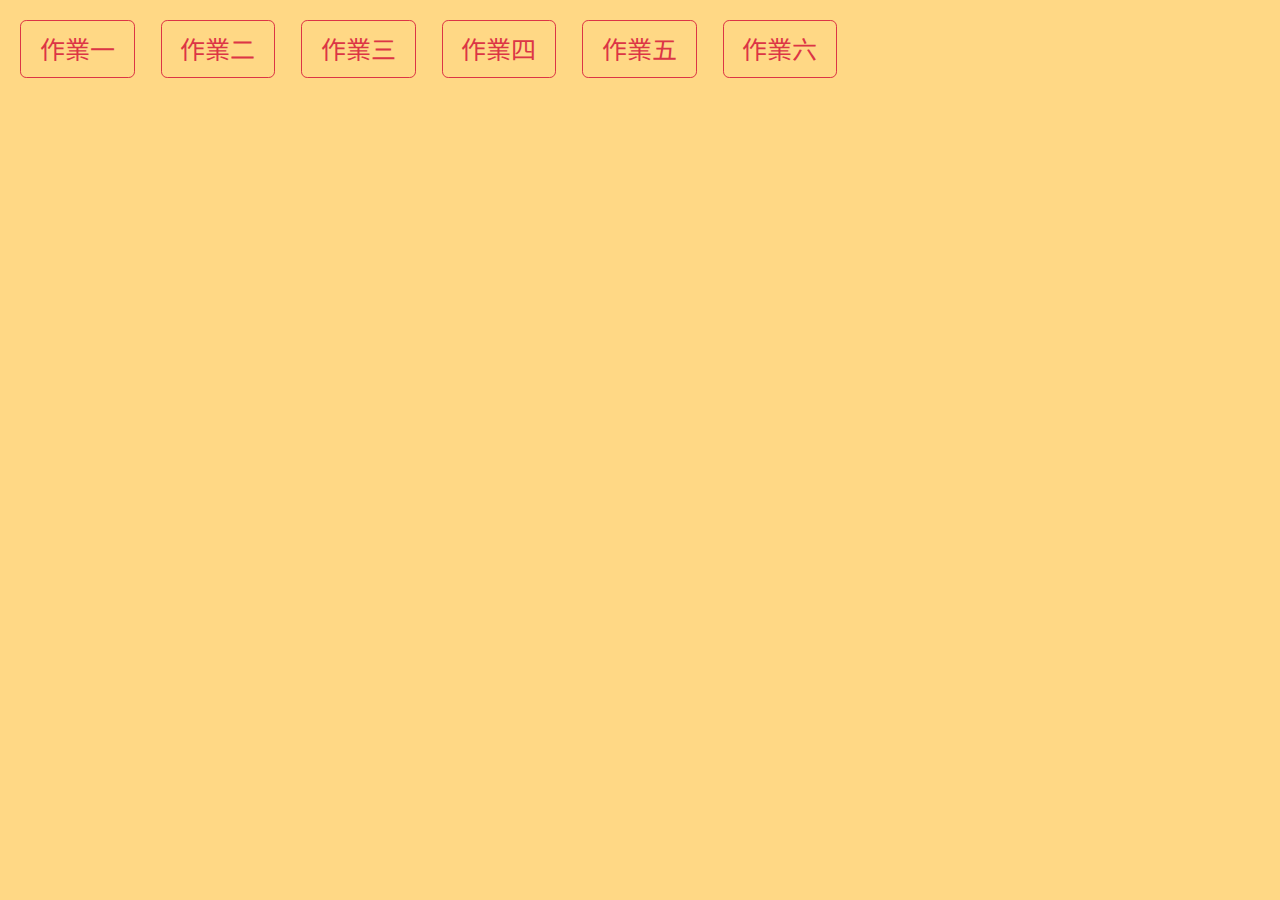
<file: index.html>
<!DOCTYPE html>
<html lang="en">

<head>
    <title>HW</title>
    <meta charset="UTF-8">
    <meta name="viewport" content="width=device-width, initial-scale=1.0">
    <meta property="og:image" content="https://raw.githubusercontent.com/chite/Resume/master/resources/icon1.png">
    <link rel="shortcut icon" type="image/png" href="https://raw.githubusercontent.com/chite/Resume/master/resources/icon1.png">
    <link rel="image_src" type="image/png" href="https://raw.githubusercontent.com/chite/Resume/master/resources/icon1.png">
    <link rel="stylesheet" type="text/css" href="style_index.css">
    <link rel="stylesheet" href="https://stackpath.bootstrapcdn.com/bootstrap/4.3.1/css/bootstrap.min.css" integrity="sha384-ggOyR0iXCbMQv3Xipma34MD+dH/1fQ784/j6cY/iJTQUOhcWr7x9JvoRxT2MZw1T" crossorigin="anonymous">
</head>

<body class="bg">
    <div class="wrapper">
    <a href="aboutme.html" class="btn btn-outline-danger">作業一</a>
    <a href="hw2/hw2.html" class="btn btn-outline-danger">作業二</a>
    <a href="hw3/hw3.html" class="btn btn-outline-danger">作業三</a>
    <a href="hw4/hw4.html" class="btn btn-outline-danger">作業四</a>
    <a href="http://chite.byethost32.com/hw5.php" class="btn btn-outline-danger">作業五</a>
    <a href="http://chite.byethost32.com/board.php" class="btn btn-outline-danger">作業六</a>
    </div>
</body>

</html>
</file>
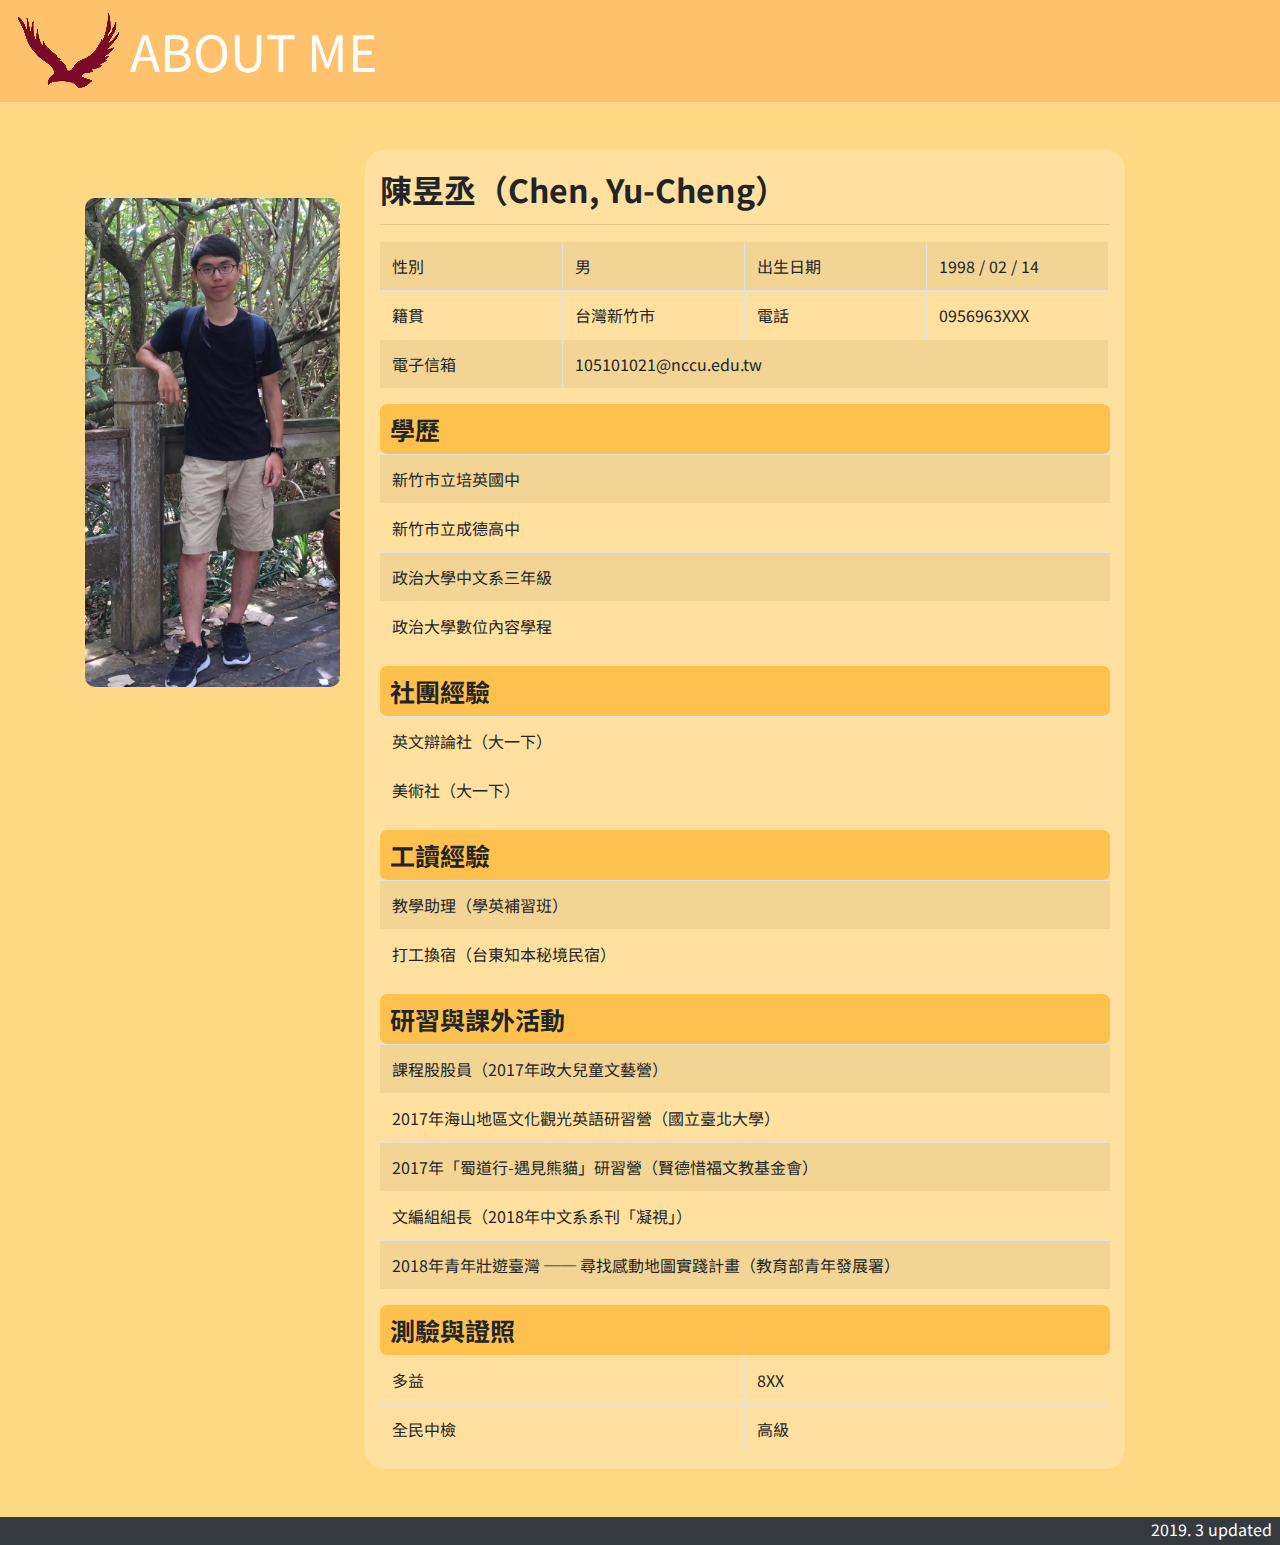
<file: aboutme.html>
<!DOCTYPE html>
<html lang="en">

<head>
    <title>Resume</title>
    <meta charset="UTF-8">
    <meta name="viewport" content="width=device-width, initial-scale=1.0">
    <meta property="og:image" content="https://raw.githubusercontent.com/chite/Resume/master/resources/icon1.png">
    <link rel="shortcut icon" type="image/png" href="./resources/icon1.png">
    <link rel="image_src" type="image/png" href="./resources/icon1.png">
    <link rel="stylesheet" type="text/css" href="style.css">
    <link rel="stylesheet" href="https://stackpath.bootstrapcdn.com/bootstrap/4.3.1/css/bootstrap.min.css" integrity="sha384-ggOyR0iXCbMQv3Xipma34MD+dH/1fQ784/j6cY/iJTQUOhcWr7x9JvoRxT2MZw1T" crossorigin="anonymous">
    <script src="https://code.jquery.com/jquery-3.3.1.slim.min.js" integrity="sha384-q8i/X+965DzO0rT7abK41JStQIAqVgRVzpbzo5smXKp4YfRvH+8abtTE1Pi6jizo" crossorigin="anonymous"></script>
    <script src="https://cdnjs.cloudflare.com/ajax/libs/popper.js/1.14.7/umd/popper.min.js" integrity="sha384-UO2eT0CpHqdSJQ6hJty5KVphtPhzWj9WO1clHTMGa3JDZwrnQq4sF86dIHNDz0W1" crossorigin="anonymous"></script>
    <script src="https://stackpath.bootstrapcdn.com/bootstrap/4.3.1/js/bootstrap.min.js" integrity="sha384-JjSmVgyd0p3pXB1rRibZUAYoIIy6OrQ6VrjIEaFf/nJGzIxFDsf4x0xIM+B07jRM" crossorigin="anonymous"></script>
    <link rel="stylesheet" href="https://use.fontawesome.com/releases/v5.7.2/css/all.css" integrity="sha384-fnmOCqbTlWIlj8LyTjo7mOUStjsKC4pOpQbqyi7RrhN7udi9RwhKkMHpvLbHG9Sr" crossorigin="anonymous">
</head>

<body class="bg">
    <header>
        <nav class="navbar navbar-expand-lg navbar-light fixed-top">
            <a class="navbar-brand" href="#"><img id="logo" src="./resources/icon.png" alt="logo"><span class="about_me"> ABOUT ME</span></a>
            <button class="navbar-toggler" type="button" data-toggle="collapse" data-target="#navbarNav" aria-expanded="false"><span class="navbar-toggler-icon"></span></button>
            <!--navbar-toggler：用來折疊內容和套用其他樣式  -->
            <!--data-toggle="collapse": 導覽列以摺疊這個事件觸發 -->
            <!--data-target="#navbarNav":事件目標  -->
            <!--aria-expanded="false"：當前狀態不打開  -->
            <div class="collapse navbar-collapse" id="navbarNav">
            <!--collapse：隱藏導覽列內容  -->
            <!--navbar-collapse：設定子選單(折疊後導覽列)樣式  -->
                <ul class="navbar-nav ml-auto">
                    <!--navbar-nav:套用導覽列和選單樣式  -->
                    <li class="nav-item">
                        <a class="nav-link text-danger btn m-2 ani_btn" href="#"><i class="far fa-user"></i></a>
                    </li>
                    <li class="nav-item">
                        <a class="nav-link text-white btn m-2 ani_btn" href="#"><i class="far fa-file-alt"></i></a>
                    </li>
                    <li class="nav-item">
                        <a class="nav-link text-white btn m-2 ani_btn" href="#"><i class="far fa-folder-open"></i></a>
                    </li>
                </ul>
            </div>
        </nav>
    </header>
    <section>
        <div class="container section_spacing">
            <div class="row">
                <div class="col-12 col-md-3">
                    <img src="./resources/photo.png" class="img-fluid mt-5 mb-4">
                </div>
                <div class="col-12 col-md-8 table_style">
                    <h2><strong>陳昱丞（Chen, Yu-Cheng）</strong></h2>
                    <hr>
                    <table class="table table-hover table-striped table_outline">
                        <tr>
                            <td>性別</td>
                            <td>男</td>
                            <td>出生日期</td>
                            <td>1998 / 02 / 14</td>
                        </tr>
                        <tr>
                            <td>籍貫</td>
                            <td>台灣新竹市</td>
                            <td>電話</td>
                            <td>0956963XXX</td>
                        </tr>
                        <tr>
                            <td>電子信箱</td>
                            <td colspan="3">105101021@nccu.edu.tw</td>
                        </tr>
                    </table>

                    <h5 class="table_caption"><strong>學歷</strong></h5>
                    <table class="table table-hover table-striped">  
                            <tr>
                                <td>新竹市立培英國中</td>
                            </tr>
                            <tr>
                                <td>新竹市立成德高中</td>
                            </tr>
                            <tr>
                                <td>政治大學中文系三年級</td>
                            </tr>
                            <tr>
                                <td>政治大學數位內容學程</td>
                            </tr>
                    </table>

                    <h5 class="table_caption"><strong>社團經驗</strong></h5>
                    <table class="table table-hover">
                    	<tr>
                    		<td>英文辯論社（大一下）</td>                   		
                    	</tr>
                    	<tr>
                    		<td>美術社（大一下）</td>
                    	</tr>
                    </table>
					
					<h5 class="table_caption"><strong>工讀經驗</strong></h5>
                    <table class="table table-hover table-striped">
                    	<tr>
                    		<td>教學助理（學英補習班）</td>
                    	</tr>
                    	<tr>
                    		<td>打工換宿（台東知本秘境民宿）</td>
                    	</tr>
                    </table>

                    <h5 class="table_caption"><strong>研習與課外活動</strong></h5>
                    <table class="table table-hover table-striped">
                    	<tr>
                    		<td>課程股股員（2017年政大兒童文藝營）</td>
                    	</tr>
                    	<tr>
                    		<td>2017年海山地區文化觀光英語研習營（國立臺北大學）</td>
                    	</tr>
                    	<tr>
                    		<td>2017年「蜀道行-遇見熊貓」研習營（賢德惜福文教基金會）</td>
                    	</tr>
                    	<tr>
                    		<td>文編組組長（2018年中文系系刊「凝視」）</td>
                    	</tr>
                    	<tr>
                    		<td>2018年青年壯遊臺灣 ── 尋找感動地圖實踐計畫（教育部青年發展署）</td>
                    	</tr>
                    </table>

                    <h5 class="table_caption"><strong>測驗與證照</strong></h5>
                    <table class="table table-hover table_outline">
                    	<tr>
                    		<td>多益</td>
                    		<td>8XX</td>
                    	</tr>
                    	<tr>
                    		<td>全民中檢</td>
                    		<td>高級</td>
                    	</tr>
                    </table>
                </div>
            </div>
        </div>
    </section>
    <footer>
        <div class="bg-dark mt-5">
            <p class="text-white text-right mb-0 pb-1">2019. 3 updated&nbsp;&nbsp;</p>
        </div>
    </footer>
</body>

</html>
</file>
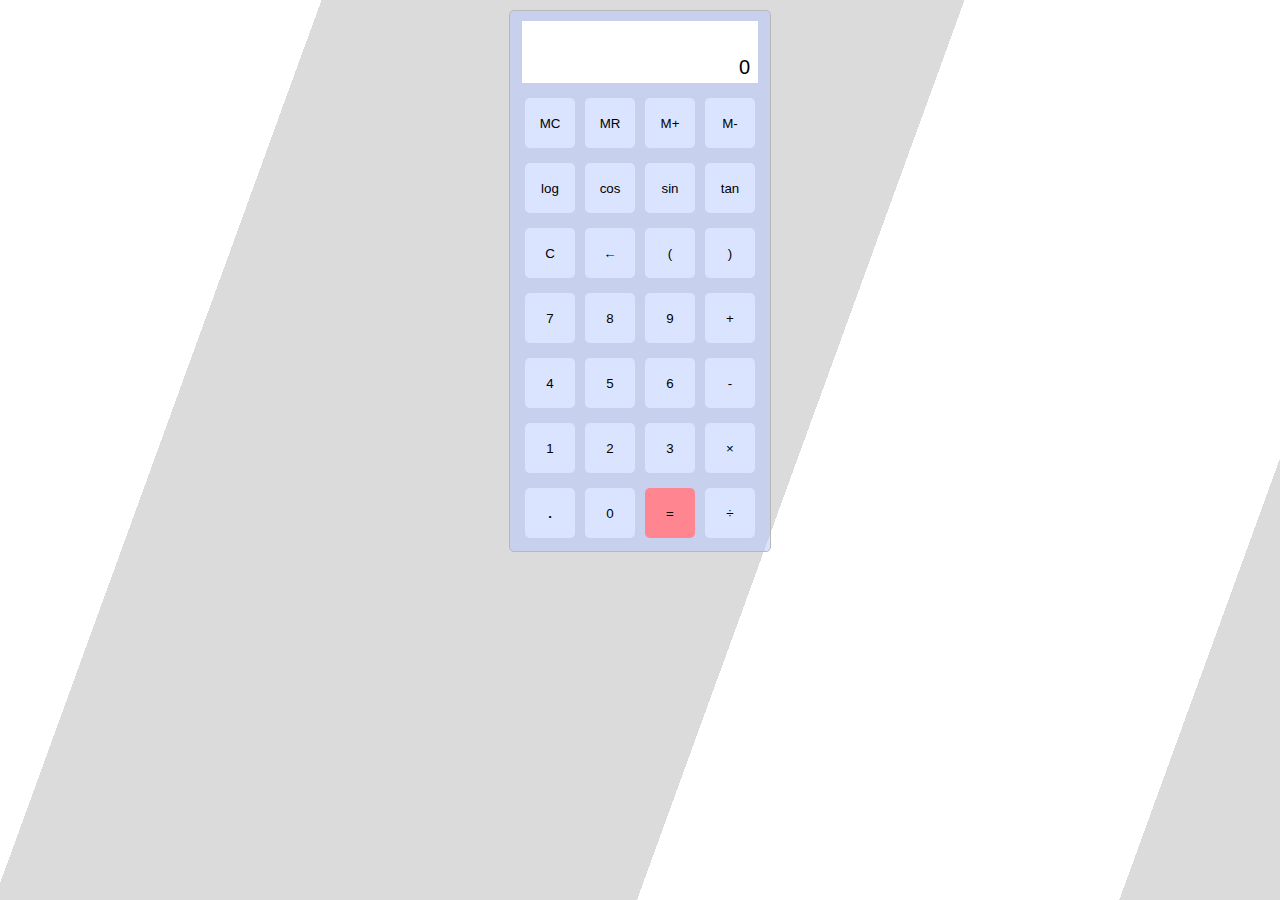
<file: hw2.html>
<!DOCTYPE html>
<html lang="en">

<head>
    <meta charset="UTF-8">
    <title>Document</title>
    <meta name="viewport" content="width=device-width, initial-scale=1.0">
    <meta property="og:image" content="https://raw.githubusercontent.com/chite/Resume/master/resources/icon1.png">
    <link rel="stylesheet" type="text/css" href="style_hw2.css">
    <link rel="shortcut icon" type="image/png" href="./resources/icon1.png">
</head>

<body>
    <div class="container-style">
        <input id="inputNumAdd" disabled>
        <input id="inputNum" disabled>
        <div class="square">
            <input id="mc" type="button" value="MC">
            <input id="mr" type="button" value="MR">
            <input id="madd" type="button" value="M+">
            <input id="mdel" type="button" value="M-">
            <input id="log" type="button" value="log">
            <input id="cos" type="button" value="cos">
            <input id="sin" type="button" value="sin">
            <input id="tan" type="button" value="tan">
            <input id="C" type="button" value="C">
            <input id="back" type="button" value="←">
            <input id="left" type="button" value="(">
            <input id="right" type="button" value=")">
            <input id="seven" type="button" name="7" value="7">
            <input id="eight" type="button" name="8" value="8">
            <input id="nine" type="button" name="9" value="9">
            <input id="plus" type="button" value="+">
            <input id="four" type="button" name="4" value="4">
            <input id="five" type="button" name="5" value="5">
            <input id="six" type="button" name="6" value="6">
            <input id="delete" type="button" value="-">
            <input id="one" type="button" name="1" value="1">
            <input id="two" type="button" name="2" value="2">
            <input id="three" type="button" name="3" value="3">
            <input id="multiply" type="button" value="×">
            <input id="dot" type="button" value=".">
            <input id="zero" type="button" value="0">
            <input id="eval" type="button" value="=">
            <input id="div" type="button" value="÷">
        </div>
    </div>
    <script type="text/javascript" src="calc.js"></script>
</body>

</html>
</file>
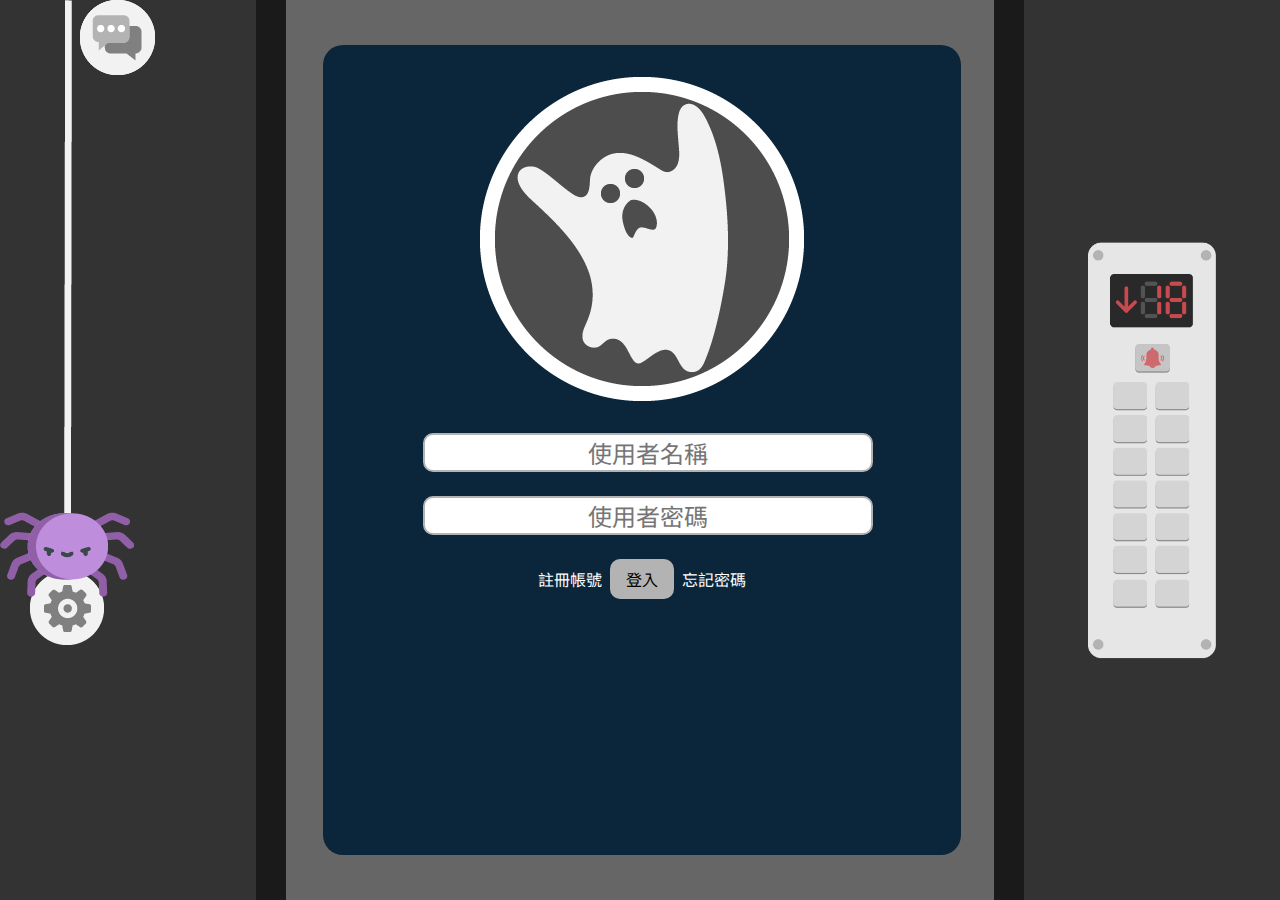
<file: final/login.html>
<!DOCTYPE html>
<html lang="en">

<head>
    <meta charset="UTF-8">
    <meta name="viewport" content="width=device-width, initial-scale=1">
    <title>login</title>
    <link rel="stylesheet" href="https://use.fontawesome.com/releases/v5.8.2/css/all.css" integrity="sha384-oS3vJWv+0UjzBfQzYUhtDYW+Pj2yciDJxpsK1OYPAYjqT085Qq/1cq5FLXAZQ7Ay" crossorigin="anonymous">
    <link href="https://fonts.googleapis.com/css?family=Noto+Sans+TC&display=swap" rel="stylesheet">
    <script src="https://code.jquery.com/jquery-3.4.1.min.js" integrity="sha256-CSXorXvZcTkaix6Yvo6HppcZGetbYMGWSFlBw8HfCJo=" crossorigin="anonymous"></script>
    <style type="text/css">
    html,
    body {
        height: 100%;
        background: #333333;
    }

    * {
        padding: 0;
        margin: 0;
    }

    #pancel {
        display: inline-block;
        vertical-align: middle;
        background: #0B263A;
        border-radius: 20px;
        width: 90%;
        height: 90%;
    }

    #photo {
        width: auto;
        height: 40%;
        display: block;
        margin: 2em auto;
    }

    .pancel-box {
        display: block;
        font-size: 0;

    }

    .pancel-box i {
        font-size: 30px;
        color: #E6E6E6;
    }

    .pancel-box input {
        width: 70%;
        border: #B3B3B3 solid 0.1em;
        font-family: 'Noto Sans TC', sans-serif;
        border-radius: 10px;
        font-size: 1.5rem;
        margin: 0 0 1em 0.5em;
    }

    input::-webkit-input-placeholder {
        text-align: center;
    }

    input:-moz-placeholder {
        text-align: center;
    }

    input::-moz-placeholder {
        text-align: center;
    }

    input:-ms-input-placeholder {
        text-align: center;
    }

    #menu {
        position: absolute;
        transition: all 0.5s ease;
    }

    #menu.menuMove {
        transform: translate(0, 20em);
    }

    .icon {
        position: absolute;
        left: 5em;
        transition: all 0.5s ease;
    }

    .icon.vis {
        transform: translate(0, -28em);
    }

    span {
        margin-top: 0.5rem;
        color: white;
        font-size: 1rem;
        font-family: 'Noto Sans TC', sans-serif;
    }

    span:hover {
        opacity: 0.5;
        cursor: pointer;
    }

    button,
    label {
        margin: 0 0.5rem;
        background-color: #B3B3B3;
        border: none;
        font-family: 'Noto Sans TC', sans-serif;
        font-size: 1rem;
        padding: 0.5rem 1rem;
        border-radius: 10px;
    }

    button:hover {
        opacity: 0.8;
    }

    #eleBor {
        width: 10%;
        position: relative;
        top: 50%;
        right: 5%;
        transform: translateY(-50%);
        height: auto;
        float: right;

    }

    .box-one {
        visibility: visible;
        opacity: 1;
        transition: opacity 2s 0s;
    }

    .box-two, .box-three {
        visibility: hidden;
        height: 0;
        opacity: 0;
        overflow: hidden;
        transition: opacity 2s 0s;
    }

    @media only screen and (min-width : 992px) {
        #door {
            width: 60%;
            height: 100%;
            background: #666666;
            border-left: #1A1A1A solid 30px;
            border-right: #1A1A1A solid 30px;
            margin: 0 auto;
            box-sizing: border-box;
            text-align: center;
        }

        #door::before {
            content: '';
            display: inline-block;
            vertical-align: middle;
            height: 100%;
        }
    }

    @media only screen and (max-width: 991px) {

        #door,
        #pancel {
            width: 100%;
            height: 100%;
            text-align: center;
        }

        #photo {
            width: 50%;
            height: auto;

        }

        #eleBor {
            display: none;
        }
    }
    </style>
</head>

<body>
    <img id="menu" src="img/menu.png">
    <img src="img/account.png" class="icon" id="account">
    <img src="img/voice.png" class="icon" id="voice">
    <img src="img/forum.png" class="icon" id="forum">
    <img id="eleBor" src="img/elevatorUI.png">
    <div id="door">
        <div id="pancel">
            <img src="img/photo.png" id="photo">
            <div class="pancel-box box-one">
                <form action="login.php" method="post">
                    <i class="fas fa-user"></i><input type="text" name="name" placeholder="使用者名稱" required>
                    <br>
                    <i class="fas fa-lock"></i><input type="password" name="password" placeholder="使用者密碼" required>
                    <br>
                    <span>註冊帳號</span>
                    <button type="submit">登入</button>
                    <span>忘記密碼</span>
                </form>
            </div>
            <div class="pancel-box box-two">
                <form action="login.php" method="post" enctype="multipart/form-data">
                    <i class="fas fa-user"></i><input type="text" name="reg_name" placeholder="使用者名稱" required>
                    <br>
                    <i class="fas fa-envelope"></i><input type="email" name="reg_mail" placeholder="使用者信箱" required>
                    <br>
                    <i class="fas fa-lock"></i><input type="password" name="reg_password" placeholder="使用者密碼" required>
                    <br>
                    <i class="fas fa-lock"></i><input type="password" name="reg_password2" placeholder="確認使用者密碼" required>
                    <br>
                    <span id="fileName"></span>
                    <label><input type="file" name="reg_file" accept=".jpg, .jpeg, .png*" style="display:none">上傳頭貼</label>
                    <button type="submit">註冊</button>
                </form>
            </div>
            <div class="pancel-box box-three">
                <form action="login.php" method="post">
                    <i class="fas fa-user"></i><input type="text" name="forget_name" placeholder="使用者名稱" required>
                    <br>
                    <i class="fas fa-envelope"></i><input type="email" name="forget_mail" placeholder="使用者信箱" required>
                    <br>
                    <i class="fas fa-key"></i><input type="password" name="forget_password" placeholder="設定新密碼" required>
                    <br>
                    <button type="submit">回上一頁</button>
                    <button type="submit">修改密碼</button>
                </form>
            </div>
        </div>
    </div>
    <script type="text/javascript">
    let menu = $('#menu');
    let icon = $('.icon');
    let span = $('span');
    let pancelBox = $('.pancel-box');
    let uploadPT = $("input[type='file']");
    let toPreviosPage = $('.box-three button');
    uploadPT.on('change', () => {
        let hasFile = (uploadPT[0].files[0])?uploadPT[0].files[0].name: '未上傳頭貼';
        $('#fileName').text(hasFile);
    })
    span.eq(0).on('click', () => {
        $('.box-one').css({
            'visibility': 'hidden',
            'height': 0,
            'overflow': 'hidden',
            'opacity': 0
        });
        $('.box-two').css({
            'visibility': 'visible',
            'height': 'auto',
            'opacity': 1
        })
    })
    span.eq(1).on('click', ()=>{
        $('.box-one').css({
            'visibility': 'hidden',
            'height': 0,
            'overflow': 'hidden',
            'opacity': 0
        });
        $('.box-three').css({
            'visibility': 'visible',
            'height': 'auto',
            'opacity': 1
        })
    })
    toPreviosPage.eq(0).on('click', e =>{
        e.preventDefault();
        $('.box-one').css({
            'visibility': 'visible',
            'height': 'auto',
            'opacity': 1,
        });
        $('.box-three').css({
            'visibility': 'hidden',
            'height': 0,
            'overflow': 'hidden',
            'opacity': 0
        })
    })
    menu.css({
        'top': '-475px',
        'left': '3em',
    });
    icon.each((index, value) => {
        $(value).css('top', 1 + index * 7 + 'em');
    });
    icon.addClass('vis');
    menu.on('click', () => {
        menu.toggleClass('menuMove');
        icon.toggleClass('vis');

    });
    </script>
</body>

</html>
</file>
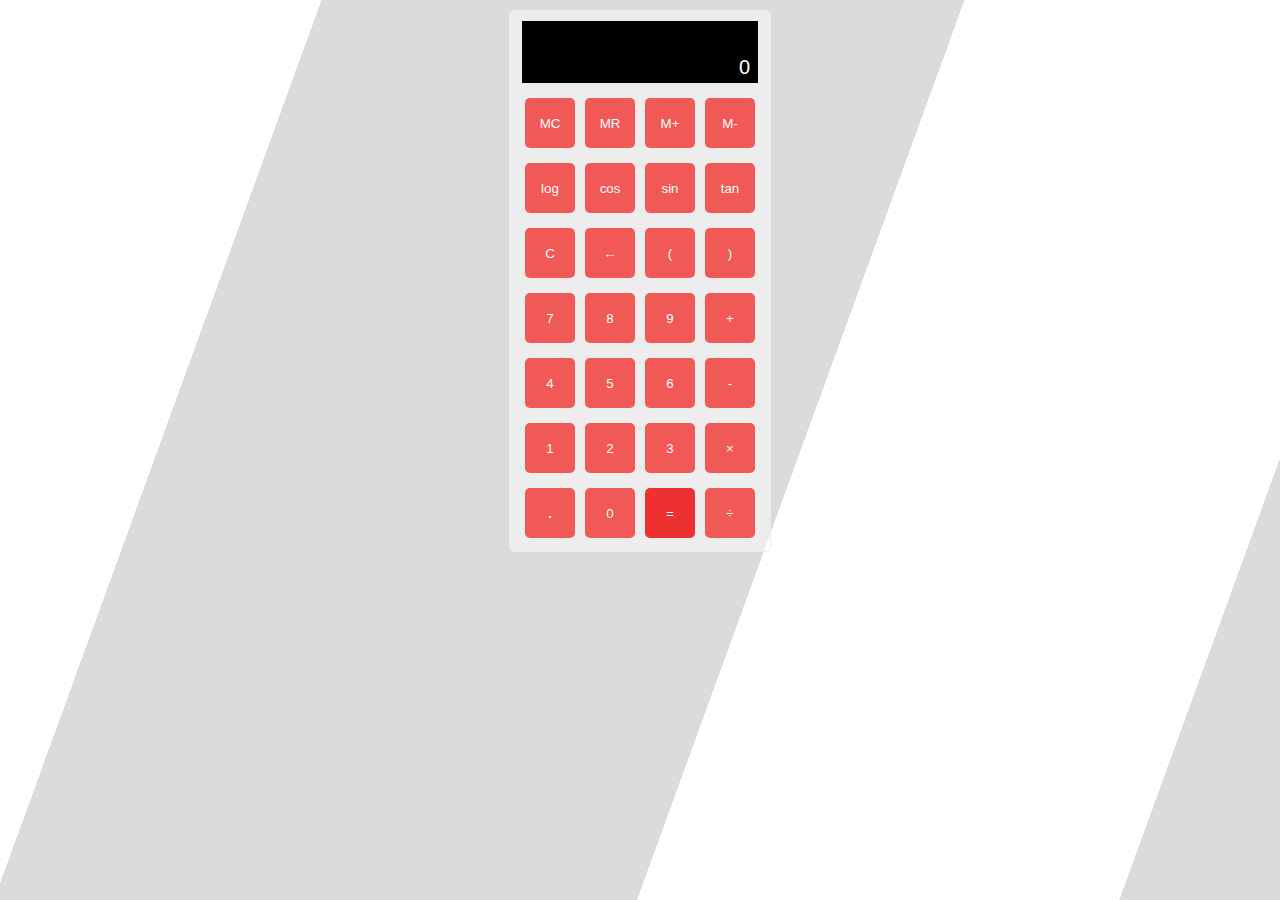
<file: hw2/hw2.html>
<!DOCTYPE html>
<html lang="en">

<head>
    <meta charset="UTF-8">
    <title>Calc</title>
    <meta name="viewport" content="width=device-width, initial-scale=1.0">
    <meta property="og:image" content="https://raw.githubusercontent.com/chite/Resume/master/resources/icon1.png">
    <link rel="stylesheet" type="text/css" href="style_hw2.css">
    <link rel="shortcut icon" type="image/png" href="../resources/icon1.png">
</head>

<body>
    <div class="container-style">
        <input id="inputNumAdd" disabled>
        <input id="inputNum" disabled>
        <div class="square">
            <input id="mc" type="button" value="MC">
            <input id="mr" type="button" value="MR">
            <input id="madd" type="button" value="M+">
            <input id="mdel" type="button" value="M-">
            <input id="log" type="button" value="log">
            <input id="cos" type="button" value="cos">
            <input id="sin" type="button" value="sin">
            <input id="tan" type="button" value="tan">
            <input id="C" type="button" value="C">
            <input id="back" type="button" value="←">
            <input id="left" type="button" value="(">
            <input id="right" type="button" value=")">
            <input id="seven" type="button" name="7" value="7">
            <input id="eight" type="button" name="8" value="8">
            <input id="nine" type="button" name="9" value="9">
            <input id="plus" type="button" value="+">
            <input id="four" type="button" name="4" value="4">
            <input id="five" type="button" name="5" value="5">
            <input id="six" type="button" name="6" value="6">
            <input id="delete" type="button" value="-">
            <input id="one" type="button" name="1" value="1">
            <input id="two" type="button" name="2" value="2">
            <input id="three" type="button" name="3" value="3">
            <input id="multiply" type="button" value="×">
            <input id="dot" type="button" value=".">
            <input id="zero" type="button" value="0">
            <input id="eval" type="button" value="=">
            <input id="div" type="button" value="÷">
        </div>
    </div>
    <script type="text/javascript" src="calc.js"></script>
</body>

</html>
</file>
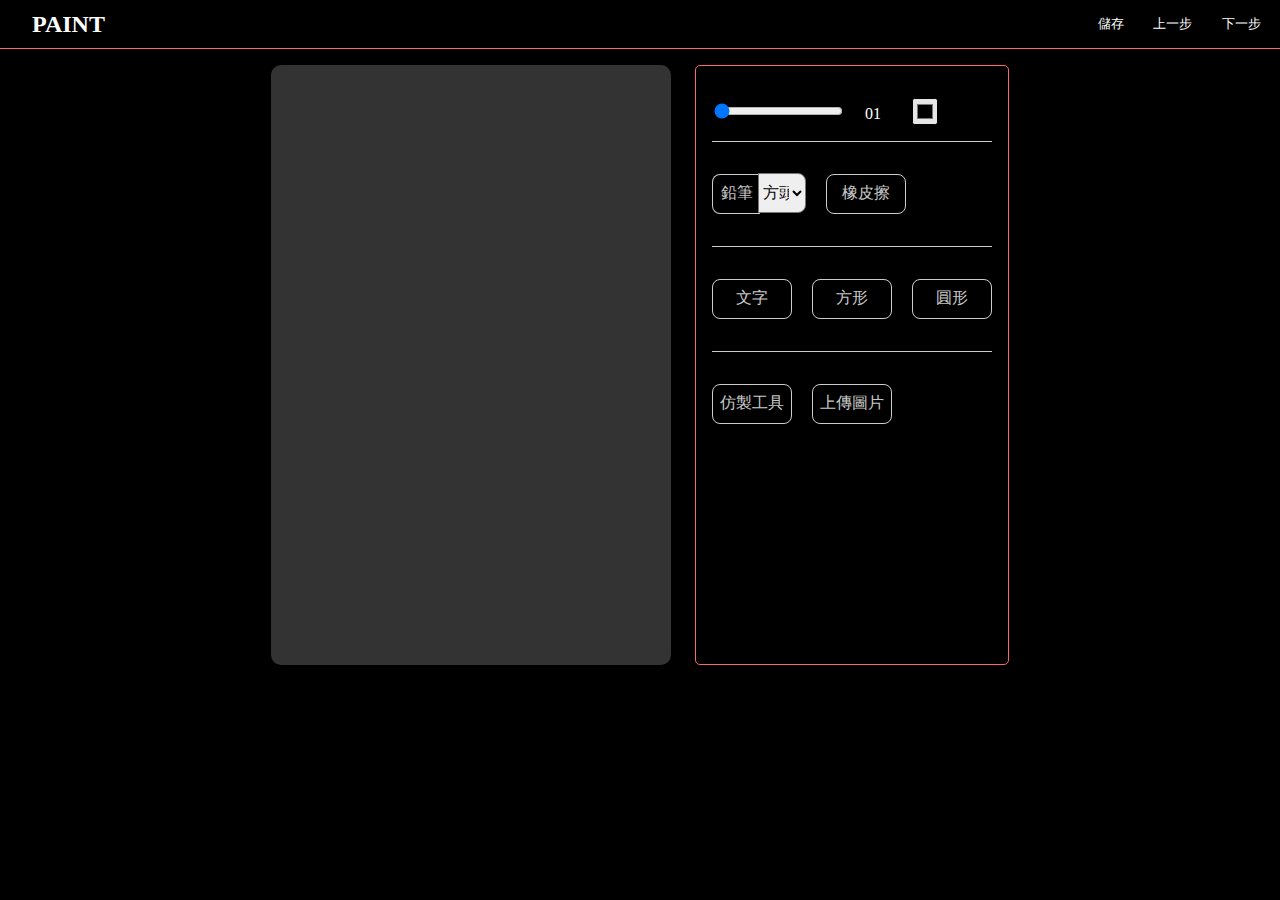
<file: hw4/hw4.html>
<!DOCTYPE html>
<html lang="en">

<head>
    <meta charset="UTF-8">
    <title>Paint</title>
    <meta charset="UTF-8">
    <meta name="viewport" content="width=device-width, initial-scale=1">
    <meta property="og:image" content="https://raw.githubusercontent.com/chite/Resume/master/resources/icon1.png">
    <link rel="shortcut icon" type="image/png" href="https://raw.githubusercontent.com/chite/Resume/master/resources/icon1.png">
    <link rel="stylesheet" type="text/css" href="hw4.css">
</head>

<body>
    <div id="error-container">
            <h3>注意，您的裝置無法正確使用此網站，請更換裝置。</h3>
            <button id="error-sub">確定</button>
    </div>
    <header>
        <h2>PAINT</h2>
        <nav>
            <button id="download"><a id="download_a" download="myCanvas">儲存</a></button>
            <button id="undo">上一步</button>
            <button id="redo">下一步</button>
        </nav>
    </header>
    <section class="canSec">
        <canvas id="myCanvas" width="400" height="600"></canvas>
        <div id="eraser-style"></div>
        <section class="container">
            <div class="tool">
                <input id="size" type="range" min="1" max="31" step="1" value="1">
                <p class="p">1</p>
                <!-- <div id="color"></div> -->
                <input type="color" id="color">
            </div>
            <div class="tool">
                <button id="pencil">鉛筆</button>
                <select id="edge">
                    <option value="方頭">方頭</option>
                    <option value="圓頭">圓頭</option>
                </select>
                <button id="eraser">橡皮擦</button>
            </div>
            <div class="tool">
                <button id="word">文字</button>
                <button id="square">方形</button>
                <button id="circle">圓形</button>
            </div>
            <div class="tool">
                <button id="imitate">仿製工具</button>
                <button id="upload">上傳圖片</button>
            </div>
            <div class="area">
                <div class="part">
                    <textarea id="content" placeholder=" 請輸入欲顯示之文字"></textarea>
                    <select id="font-type">
                        <option>sans-serif</option>
                        <option>serif</option>
                        <option>微軟正黑體</option>
                        <option>標楷體</option>
                    </select>
                    <button type="submit">確認</button>
                </div>
                <div class="part">
                    <span>請先於欲仿製的圖像上按下滑鼠左鍵再按下alt，之後移開，並於欲呈現仿製圖的位置按下滑鼠左鍵並拖拉。</span>
                </div>
            </div>
        </section>
    </section>
    <input type="file"><br>
    <script type="text/javascript" src="hw4.js">
    </script>
</body>

</html>
</file>
<file: style_index.css>
@import url('https://fonts.googleapis.com/css?family=Noto+Sans+TC');

* {
    font-family: "Noto Sans TC";
    font-size: 25px;
}

.bg {
    background-color: #FFD885;
}

.wrapper {
	margin: 10px;
}

.wrapper > a {
	margin: 10px;
}
</file>
<file: style.css>
@import url('https://fonts.googleapis.com/css?family=Noto+Sans+TC');

* {
    font-family: "Noto Sans TC";
}

.bg {
    background-color: #FFD885;
}

nav {
    background-color: #FFC16B;
}


#logo {
    vertical-align: top;
}

@media screen and (max-width: 768px) {
    .about_me {
        font-size: 40px;
        color: white;
    }

    .section_spacing {
        margin-top: 130px;
    }

    .table_outline {
        border-right: #FFD885 2px solid;
    }

    .nav-item > a{
        border: 2px solid white;
        border-radius: 10px;
    }

    ul > .nav-item:nth-child(1) a{
        border: 2px solid #DC3545;
        color: #DC3545;
    }
    ul > .nav-item:nth-child(1) a::after{
        content: "履歷";
        font-size: 25px;
        margin-left: 10px;
    }
    ul > .nav-item:nth-child(2) a::after{
        content: "自傳";
        font-size: 25px;
        margin-left: 10px;
    }
    ul > .nav-item:nth-child(3) a::after{
        content: "作品集";
        font-size: 25px;
        margin-left: 10px;
    }

    .nav-item > a:active {
        opacity: 0.5;
    }
}

@media screen and (min-width: 769px) {
    .about_me {
        font-size: 50px;
        color: white;
    }

    #logo {
        animation-name: ani_logo;
        animation-duration: 0.7s;
        animation-timing-function: linear;
    }

    .section_spacing {
        margin-top: 150px;
    }

    .table_style {
        margin-left: 10px;
        padding-top: 20px;
        background: #FFE09E;
        border-radius: 20px;
    }

    .table_outline {
        border-right: #FFE09E 2px solid;
    }


    .ani_btn:hover {
        animation-name: ani_btn;
        animation-duration: 0.5s;
        animation-timing-function: ease;
        animation-fill-mode: forwards;
    }

    ul .nav-item:hover::after {
        color: #333333;
        position: absolute;
        padding: 4px;
        border: 1.5px solid #333333;
        border-radius: 10px;
        background: #FFE785;
        opacity: 0.9;
    }

    ul .nav-item:nth-child(1):hover::after {
        content: "簡歷";        
    }

    ul .nav-item:nth-child(2):hover::after {
        content: "自傳";
    }

    ul .nav-item:nth-child(3):hover::after {
        content: "作品集";
    }

}

.ani_btn > i {
    font-size: 30px;
}


@keyframes ani_logo {
    0% {
        transform: rotate(0deg);
    }

    100% {
        transform: rotate(360deg);
    }
}

@keyframes ani_btn {
    0% {
        transform: scale(1, 1);
    }

    100% {
        transform: scale(1.5, 1.5);
    }
}

table {
    table-layout: fixed;
    word-wrap: break-word;
}

img {
    border-radius: 10px;
}

.table_caption {
    padding: 10px;
    margin-bottom: 0px;
    background-color: #FFC14D;
    font-size: 25px;
    border-radius: 7px;
}

.table_outline td {
    border-right: #DEE2E6 1px solid;
}
</file>
<file: style_hw2.css>
html {
    margin: 0px;
    padding: 0px;
    height: 100%;
    background: linear-gradient(110deg, white 20%, #DBDBDB 20%, #DBDBDB 60%, white 60%, white 90%, #DBDBDB 90%);

}

body {
    margin: 0px;
    padding: 0px;
}

.container-style {
    border: 1.5px solid #B8B8B8;
    border-radius: 5px;
    width: 250px;
    height: 530px;
    margin: auto;
    margin-top: 10px;
    padding: 5px;
    background-color: rgba(179, 198, 255, 0.5);
}

#inputNum,
#inputNumAdd {
    background-color: white;
    display: block;
    margin: 0 auto;
    padding: 4px 8px;
    border: 0px;
    text-align: right;
    color: black;
    font-size: 20px;
}

#inputNum {
    margin-bottom: 5px;
}

#inputNumAdd {
    margin-top: 5px;
}

.container-style>input {
    width: 220px;
    margin: 10px auto;
}

.square {
    width: 240px;
    margin: auto;
}

.square input {
    border-radius: 5px;
    float: left;
    width: 50px;
    height: 50px;
    margin: 5px;
    margin-top: 10px;
    background-color: #DBE4FF;
    border: 0px;
}

.square input:hover {
    background-color: #8FCDFF;
}

#dot {
    font-weight: bolder;
}

#eval {
    background-color: #FF8591;
}

#eval:hover {
    background-color: #FF6B7A;
}
</file>
<file: hw2/style_hw2.css>
html {
    margin: 0px;
    padding: 0px;
    height: 100%;
    background: linear-gradient(110deg, white 20%, #DBDBDB 20%, #DBDBDB 60%, white 60%, white 90%, #DBDBDB 90%);

}

body {
    margin: 0px;
    padding: 0px;
}

.container-style {
    border: 1.5px solid #EBEBEB;
    border-radius: 5px;
    width: 250px;
    height: 530px;
    margin: auto;
    margin-top: 10px;
    padding: 5px;
    background-color: rgba(255, 255, 255, 0.5);
}

#inputNum,
#inputNumAdd {
    background-color: black;
    color: white;
    display: block;
    margin: 0 auto;
    padding: 4px 8px;
    border: none;
    text-align: right;
    font-size: 20px;
}

#inputNum {
    margin-bottom: 5px;
}

#inputNumAdd {
    margin-top: 5px;
}

.container-style>input {
    width: 220px;
    margin: 10px auto;
}

.square {
    width: 240px;
    margin: auto;
}

.square input {
    border-radius: 5px;
    float: left;
    width: 50px;
    height: 50px;
    margin: 5px;
    margin-top: 10px;
    background-color: #F15956;
    color: white;
    border: 0px;
}

.square input:hover {
    background-color: #FD4C49;
}

#dot {
    font-weight: bolder;
}

#eval {
    background-color: #ED3131;
}

#eval:hover {
    background-color: #FF1F1F;
}
</file>
<file: hw4/hw4.css>
html, body {
	margin: 0;
	padding: 0;
	border: none;
}

body {
    background: #000 url(https://www.script-tutorials.com/demos/360/images/stars.png) repeat;
}

#error-container {
	position: fixed;
	width: 60%;
	height: 60%;
	top: 20%;
	left: 20%;
	background-color: rgba(102, 102, 102, 0.8);
	border-radius: 1rem;
	align-items: center;
	justify-content: center;
	flex-wrap: wrap;
	display: none;
}

#error-container > h3{
	width: 100%;
	color: white;
	font-size: 1.2rem;
	padding: 1rem;
}

#error-container > button{
	height: 3rem;
	width: 5rem;
	background-color: #EF1F1F;
	border: none;
	border-radius: 10%;
	color: white;
	font-size: 1.5rem;
}

#error-container > button:hover {
	opacity: 0.8;
}

header {
    width: 100%;
    height: 3em;
    border-bottom: 0.02em solid #FF686B;
    text-align: center;
    display: flex;
    align-items: center;
}

header * {
    color: white;
}

header>h2 {
    margin-left: 2rem;
}

nav {
    margin-left: auto;
}

nav>button {
    text-decoration: none;
    background-color: transparent;
    border: none;
    margin-right: 1em;
    border-radius: 5px;
    outline: none;
}

nav>button:hover {
    background-color: #FF686B;
}

.canSec {
    display: flex;
    justify-content: center;
}

canvas {
    background-color: rgba(255, 255, 255, 0.2);
    margin: 1em 1.5em 0 1.5em;
    border-radius: 10px;
}

.container {
    display: inline-block;
    vertical-align: top;
    margin: 1em 1.5em 0 0;
    padding: 1em;
    border: 1px solid #FF686B;
    border-radius: 5px;
}

.tool {
    display: block;
    margin: 1em 0 1em 0;
}

.tool+.tool {
    border-top: 0.5px solid rgba(255, 255, 255, 0.8);
    padding-top: 1em;
}

p {
    color: white;
    font-size: 1em;
    margin-left: 1em;
}

#color {
    width: 2em;
    height: 2em;
    display: inline-block;
    border-radius: 10%;
    background-color: rgba(255, 255, 255, 0.9);
    margin-left: 2em;
    outline: none;
}

#color:hover {
    opacity: 0.8;
}

.tool>* {
    display: inline;
}

.tool button {
    color: rgba(255, 255, 255, 0.8);
    width: 5em;
    height: 2.5em;
    background-color: transparent;
    border: 1.5px solid rgba(255, 255, 255, 0.8);
    border-radius: 0.5em;
    margin: 1em 0;
    font-size: 1em;
    outline: none;
}

.tool button+button {
    margin: 1em 0 1em 1em;
}

.tool button:hover {
    background-color: white;
    color: black;
}

.part {
    display: none;
    margin: auto;
}

.part * {
    display: block;

}

.part span {
    width: 280px;
    color: rgba(255, 255, 255, 0.8);
}

.part button {
    color: rgba(255, 255, 255, 0.8);
    background-color: transparent;
    border: 1.5px solid rgba(255, 255, 255, 0.8);
    border-radius: 0.5em;
    font-size: 1em;
    outline: none;
}

.part button:hover {
    background-color: white;
    color: black;
}

.part.visible {
    display: block;
}

textarea {
    border-radius: 5px;
    outline: none;
    margin: 0.5em 0;
    background-color: rgba(255, 255, 255, 0.9);
}

#pencil {
    width: 3em;
    border-top-right-radius: 0em;
    border-bottom-right-radius: 0em;
    border-right: 0;
    margin-right: -6px;
}

#edge {
    font-size: 1em;
    width: 3em;
    height: 2.5em;
    border-radius: 0 0.5em 0.5em 0;
    margin-right: 1em;
    outline: none;
}

#font-type, #choose-color {
    font-size: 1em;
    border-radius: 0.2em;
    margin-bottom: 0.5em;
    outline: none;
}

#eraser-style {
    position: fixed;
    background-color: white;
    border: 1px solid black;
    display: none;
}

input[type=file] {
    display: none;
}

@media screen and (max-width: 768px) {
    canvas {
        display: block;
        margin: 1em auto 1em auto;
    }

    .canSec {
        flex-wrap: wrap;
    }

    .container {
        margin: auto;
        width: 360px;
    }

    .part {
        position: relative;
    }

    .part span {
        width: 100%;
    }

}

@media screen and (max-width: 400px) {
    canvas {
        display: block;
        margin: 1em auto 1em auto;
        width: 100%;
        height: 100%;
    }

    .container {
        border: none;
        width: 100%;
    }
    #error-container {
    	display: flex;
    }
}
</file>
